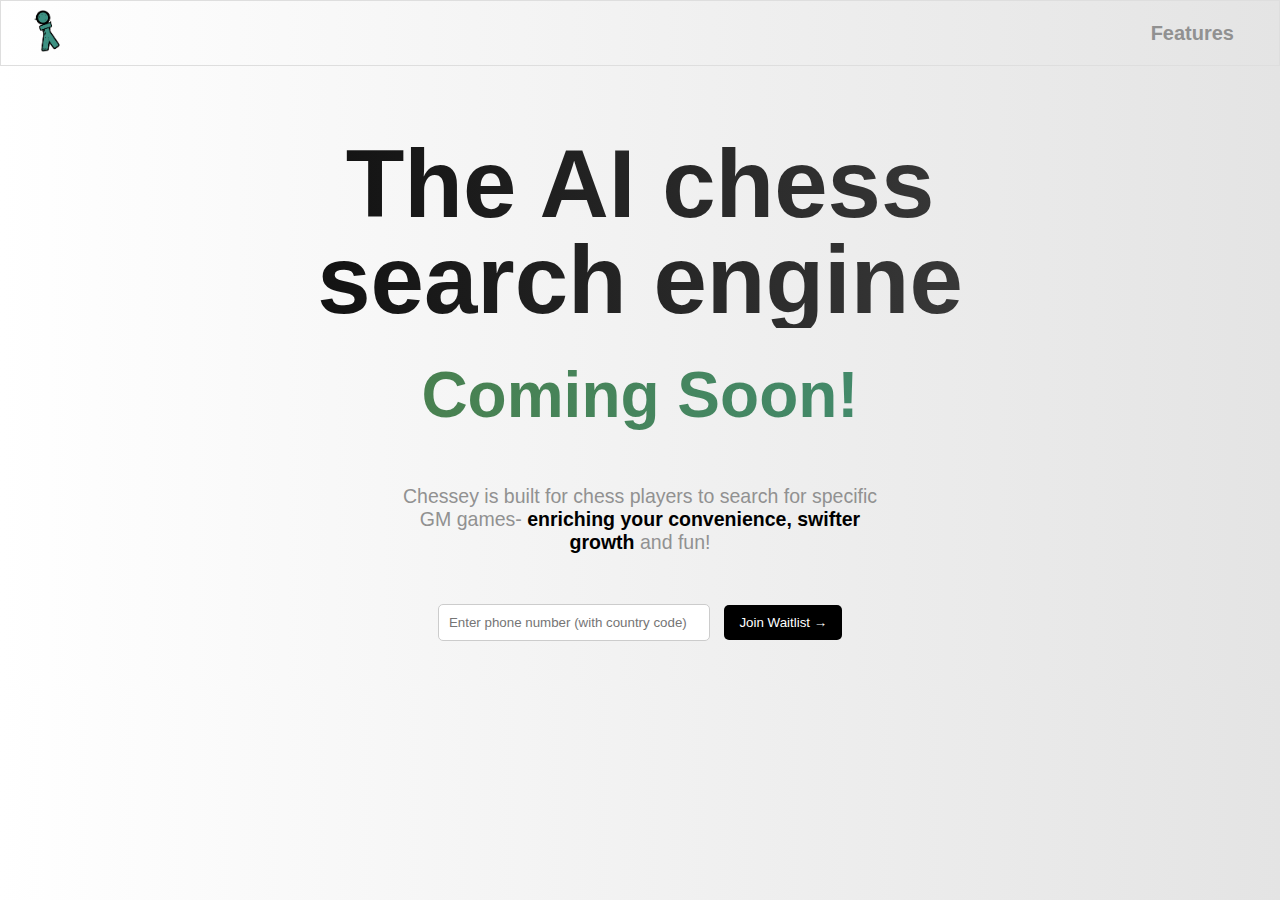
<file: index.html>
<!DOCTYPE html>
<html lang="en">
<link rel="stylesheet" href="LandingPage.css">

<head>
  <meta charset="UTF-8">
  <meta name="viewport" content="width=device-width, initial-scale=1">
  <title> Chessey - The Chess Search Engine</title>
  <link rel="icon" type="image/png" href="Ch__2_-removebg-preview.png">

</head>
<body>
    <header>
  <div class="navbar">
    <div class="logo"><img src = "Ch__2_-removebg-preview.png" height="50" /> </div>
    <div class="nav-links">
      <a class = "features">Features</a>
    </div>  
  </div>
</header>

<main>
  <h1>The AI chess<br>search engine</h1>
  <h2>Coming Soon!</h2>
  <p>Chessey is built for chess players to search for specific GM games-
  <strong> enriching your convenience, swifter growth</strong> and fun!</p>


  <div class="waitlist-form">
    <input type="text" id="phoneInput" placeholder="Enter phone number (with country code)">
    <button onclick="joinWaitlist()">Join Waitlist →</button>
     <p id="message" style="font-style: italic; font-size: 0.75em;"></p>
  </div>
  <br></br>
</main>

<script src = "LandingPage.js"></script>


</body>
</html>
</file>
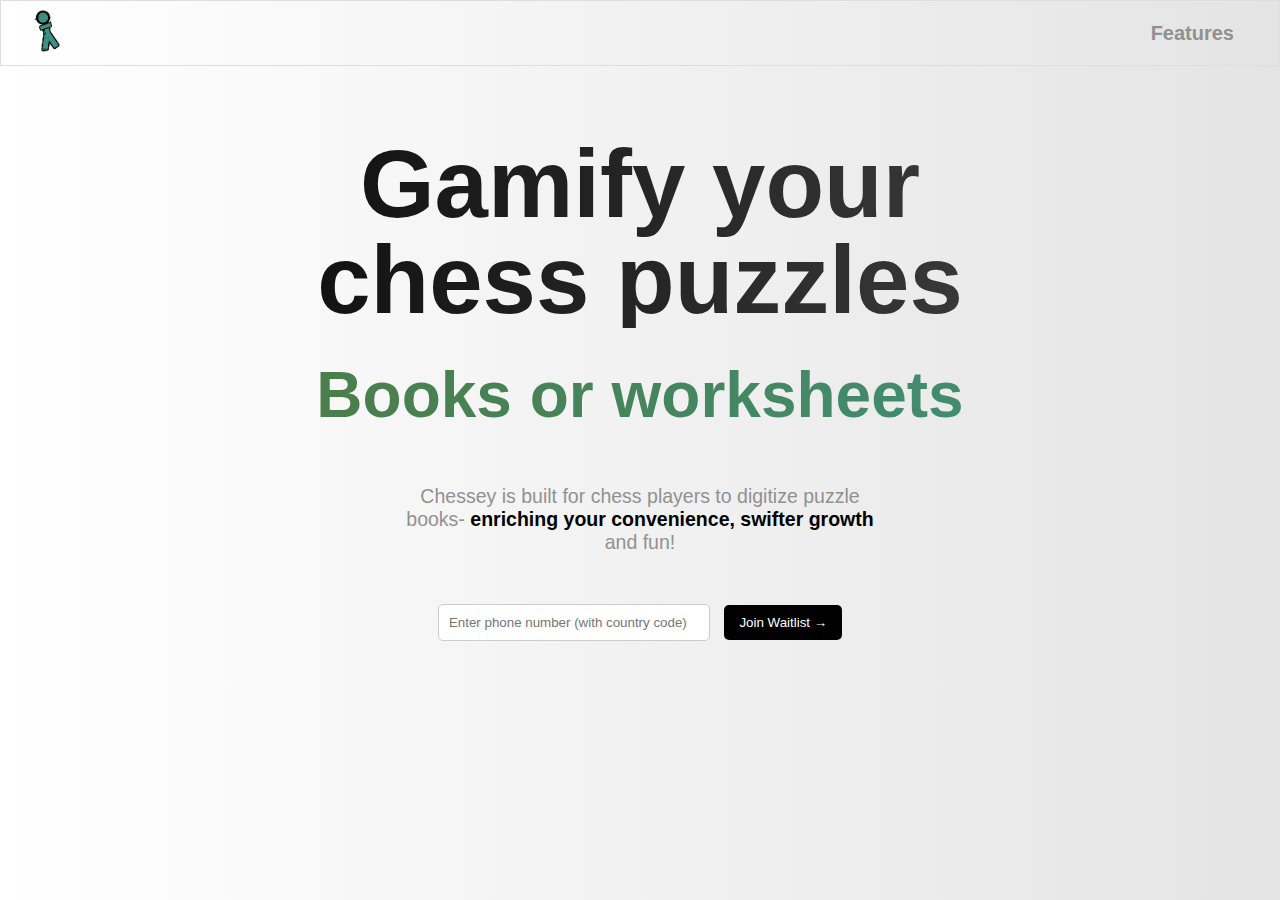
<file: LandingPage.html>
<!DOCTYPE html>
<html lang="en">
<link rel="stylesheet" href="LandingPage.css">

<head>
  <meta charset="UTF-8">
  <meta name="viewport" content="width=device-width, initial-scale=1">
  <title> Chessey - Digitize you Chess Puzzles</title>

</head>
<body>
    <header>
  <div class="navbar">
    <div class="logo"><img src = "Ch__2_-removebg-preview.png" height="50" /> </div>
    <div class="nav-links">
      <a class = "features">Features</a>
    </div>  
  </div>
</header>

<main>
  <h1>Gamify your <br> chess puzzles</h1>
  <h2>Books or worksheets</h2>
  <p>Chessey is built for chess players to digitize puzzle books-
  <strong> enriching your convenience, swifter growth</strong> and fun!</p>


  <div class="waitlist-form">
    <input type="text" id="phoneInput" placeholder="Enter phone number (with country code)">
    <button onclick="joinWaitlist()">Join Waitlist →</button>
     <p id="message" style="font-style: italic; font-size: 0.75em;"></p>
  </div>
  <br></br>
</main>

<script src = "LandingPage.js"></script>


</body>
</html>
</file>
<file: LandingPage.css>
body { 
    font-family: Arial, Helvetica, sans-serif;
    text-align: center;
    margin: 0;
    padding: 0;
    background: linear-gradient(to right, #ffffff, #e4e4e4);
    color: black;
}

.navbar {
    display: flex;
    justify-content: space-between;
    align-items: center;
    padding: 5px;
    font-weight: bold;
    border: 1px solid rgb(222, 222, 222);   
}

.logo img {
    margin-left: 15px;
}

.features {
    margin-right: 40px;
    font-size: 20px;
    font-weight: bold;
    color: rgb(145, 145, 145);
}

h1 {
    font-size: 6em;
    font-weight: 900;
    margin-top: 70px;
    margin-bottom: 0;
    line-height: 1;
    background: linear-gradient(to right, #000000, rgb(74, 74, 74));
    -webkit-background-clip: text;
    background-clip: text;
    -webkit-text-fill-color: transparent;
}

h2 {
    font-size: 4em;
    font-weight: 800;
    background: linear-gradient(to right, #4E7837, #3E9283);
    -webkit-background-clip: text;
    background-clip: text;
    -webkit-text-fill-color: transparent;
    margin-top: 30px;
}

p{
    font-size: 1.22em;
    margin: 10px auto;
    max-width: 500px;
    color:rgb(145, 145, 145);
}

strong {
    color: black
}

.waitlist-form {
  margin-top: 50px;
}

input {
  padding: 10px;
  width: 250px;
  margin-right: 10px;
  border: 1px solid #ccc;
  border-radius: 5px;
}

button {
  padding: 10px 15px;
  background: black;
  color: white;
  border: none;
  border-radius: 5px;
  cursor: pointer;
}

button:hover {
  background: linear-gradient(to right, #4E7837, #3E9283);
}
</file>
